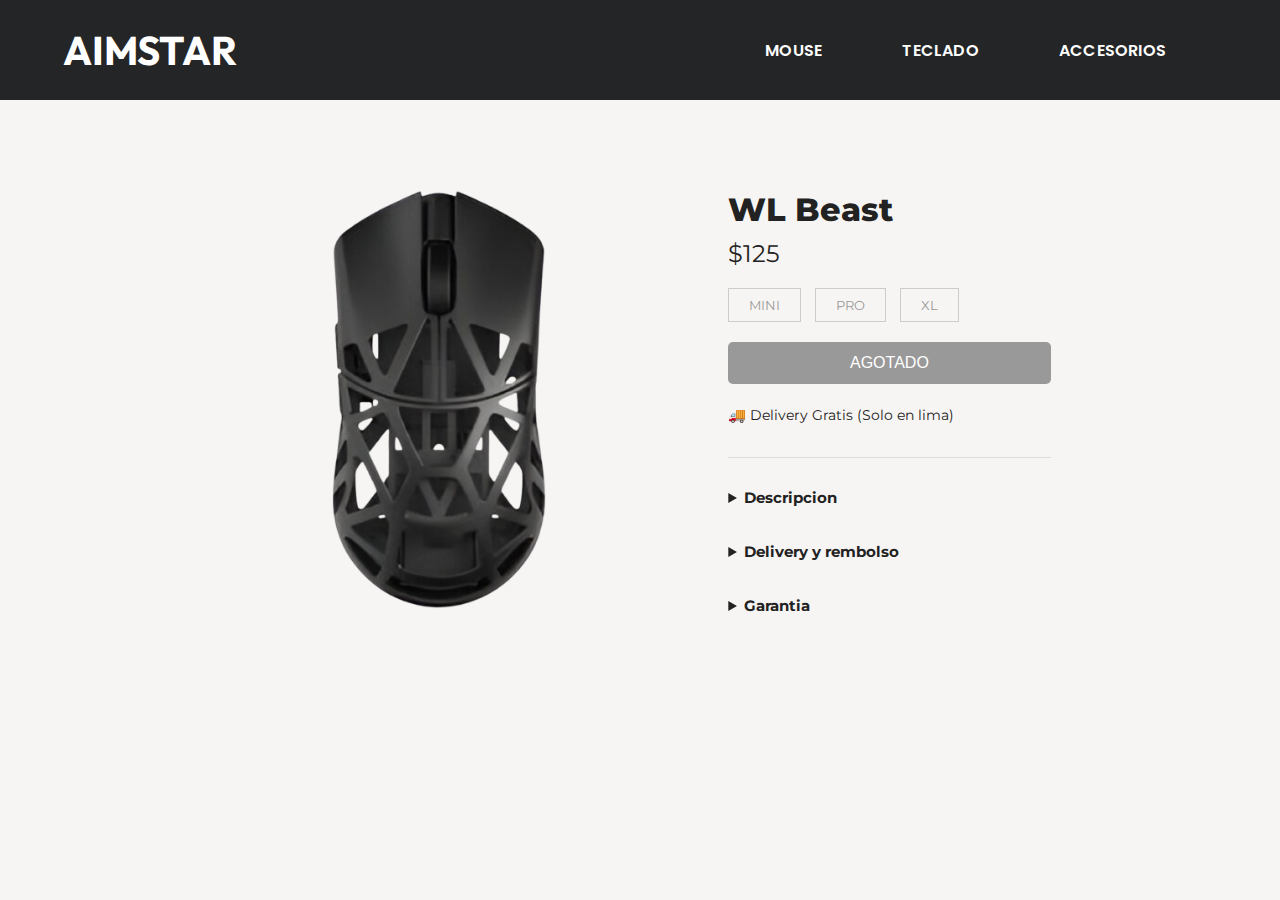
<file: pages/detalles_mouse/wl.html>
<!DOCTYPE html>
<html lang="en">

<head>
    <meta charset="UTF-8">
    <meta name="viewport" content="width=device-width, initial-scale=1.0">
    <link rel="stylesheet" href="/css/styles2.css" />
    <link href="https://fonts.googleapis.com/css2?family=Montserrat:wght@700;800&display=swap" rel="stylesheet">
    <link href="https://fonts.googleapis.com/css2?family=Roboto:wght@700&display=swap" rel="stylesheet">
    <link href="https://fonts.googleapis.com/css2?family=Poppins:wght@400;600&display=swap" rel="stylesheet">
    <link href="https://fonts.googleapis.com/css2?family=Outfit:wght@100..900&display=swap" rel="stylesheet">
    <title>WL Beast XL</title>
</head>

<body>
    <header>
        <nav>
            <div class="logo">
                <a href="/pages/principales/index.html"><button>Aimstar</button></a>
            </div>

            <input type="checkbox" id="toggle" />

            <ul class="list">
                <li><a href="/pages/principales/mouse.html" class="active">Mouse</a></li>
                <li><a href="/pages/principales/teclados.html">Teclado</a></li>
                <li><a href="/pages/principales/accesorios.html">Accesorios</a></li>
            </ul>

            <label for="toggle" class="icon-bars">
                <div class="line"></div>
                <div class="line"></div>
                <div class="line"></div>
            </label>
        </nav>
    </header>
    <div class="container">
        <div class="gallery">
            <img src="/img/mouse1.png" alt="Mouse ULX Sakura">
            <div class="thumbs">
            </div>
        </div>

        <div class="details">
            <h1>WL Beast</h1>
            <div class="price">$125</div>

            <div class="sizes">
                <button disabled>MINI</button>
                <button disabled>PRO</button>
                <button disabled>XL</button>
            </div>

            <button class="soldout">AGOTADO</button>

            <div class="shipping">
                🚚 Delivery Gratis (Solo en lima) <br>
            </div>

            <hr>

            <details>
                <summary>Descripcion</summary>
                <p>El WL Beast ofrece un rendimiento sin igual con un peso ligero, con tan solo 50gr de peso ofrece un
                    sensor preciso para juegos competitivos</p>
            </details>

            <details>
                <summary>Delivery y rembolso</summary>
                <p>Envío gratuito dentro del país y devoluciones fáciles dentro de los 14 días posteriores a la compra.
                </p>
            </details>

            <details>
                <summary>Garantia</summary>
                <p>Incluye garantía limitada de 1 año contra defectos de fabricación.</p>
            </details>
        </div>
    </div>

</body>

</html>
</body>

</html>
</file>
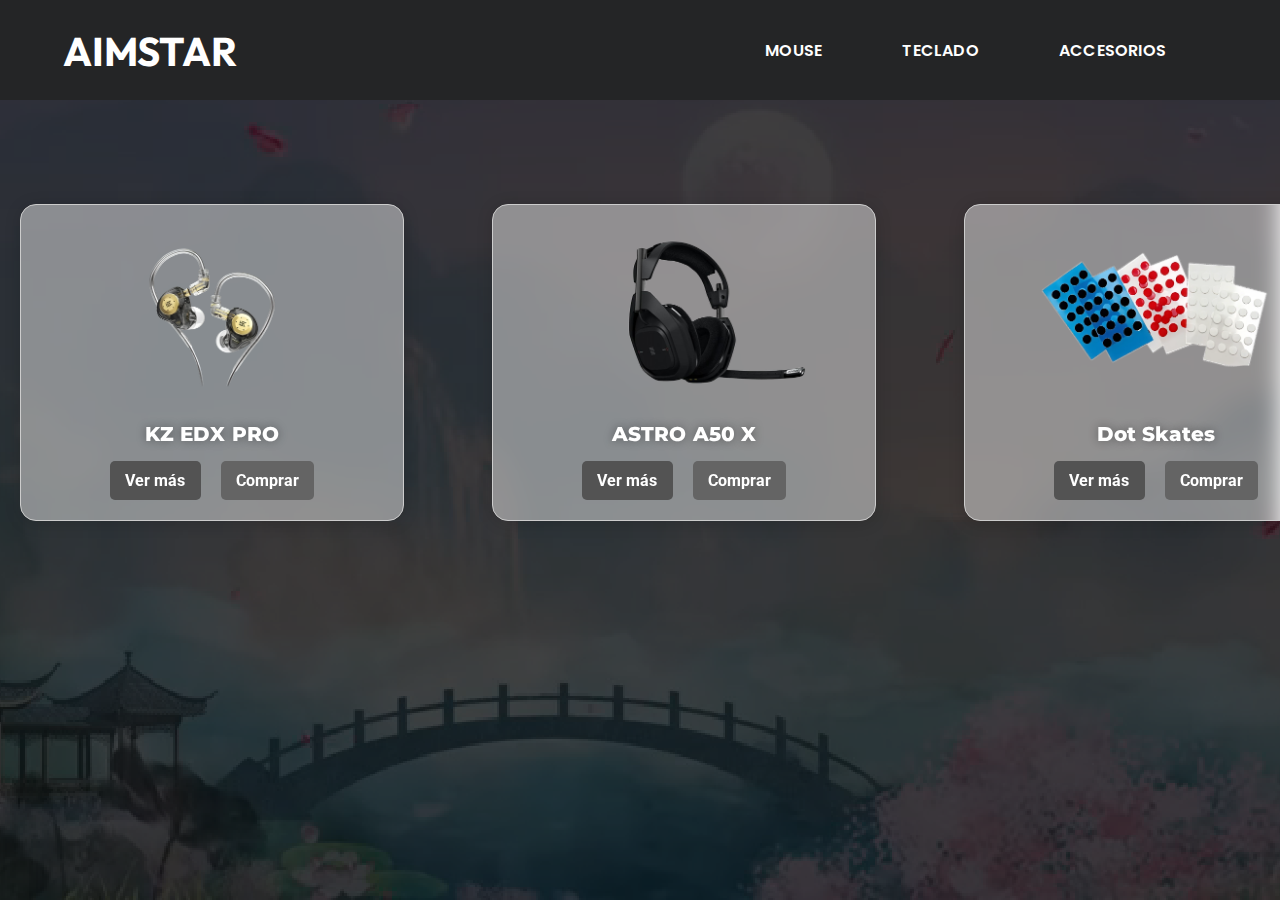
<file: pages/principales/accesorios.html>
<!DOCTYPE html>
<html lang="es">

<head>
  <meta charset="UTF-8" />
  <meta name="viewport" content="width=device-width, initial-scale=1.0" />
  <title>Accesorios - Aimstar</title>
  <link href="https://fonts.googleapis.com/css2?family=Montserrat:wght@700;800&display=swap" rel="stylesheet">
  <link href="https://fonts.googleapis.com/css2?family=Roboto:wght@700&display=swap" rel="stylesheet">
  <link href="https://fonts.googleapis.com/css2?family=Poppins:wght@400;600&display=swap" rel="stylesheet">
  <link href="https://fonts.googleapis.com/css2?family=Outfit:wght@100..900&display=swap" rel="stylesheet">
  <link rel="stylesheet" href="/css/styles.css" />
</head>

<body>
  <video autoplay muted loop id="bg-video2">
    <source src="/vid/fondo3.mp4" type="video/mp4" />
    Tu navegador no soporta video.
  </video>
  <div class="video-overlay2"></div>
  <header>
    <nav>
      <div class="logo">
        <a href="index.html"><button>Aimstar</button></a>
      </div>

      <input type="checkbox" id="toggle" />
      <ul class="list">

        <li><a href="/pages/principales/mouse.html">Mouse</a></li>
        <li><a href="/pages/principales/teclados.html" class="active">Teclado</a></li>
        <li><a href="/pages/principales/accesorios.html">Accesorios</a></li>
      </ul>

      <label for="toggle" class="icon-bars">
        <div class="line"></div>
        <div class="line"></div>
        <div class="line"></div>
      </label>
    </nav>
  </header>

  <main>
    <section class="productos-grid">
      <div class="card producto" style="width: 24rem;">
        <img src="/img/accesorio1.png" class="imagenteclado" alt="../img/teclado1.png">
        <div class="card-body">
          <h5 class="card-title">KZ EDX PRO</h5>
          <div class="acciones">
            <a href="#" class="btn btn-primary">Ver más</a>
            <a href="#" class="btn btn-success">Comprar</a>
          </div>
        </div>
      </div>
      </div>
      <div class="card producto" style="width: 24rem;">
        <img src="/img/accesorio2.png" class="imagenteclado" alt="">
        <div class="card-body">
          <h5 class="card-title">ASTRO A50 X</h5>
          <div class="acciones">
            <a href="#" class="btn btn-primary">Ver más</a>
            <a href="#" class="btn btn-success">Comprar</a>
          </div>
        </div>
      </div>
      </div>
      <div class="card producto" style="width: 24rem;">
        <img src="/img/glidex.png" class="imagenteclado" alt="../img/teclado3.png">
        <div class="card-body">
          <h5 class="card-title">Dot Skates</h5>
          <div class="acciones">
            <a href="#" class="btn btn-primary">Ver más</a>
            <a href="#" class="btn btn-success">Comprar</a>
          </div>
        </div>
      </div>
    </section>
  </main>
</body>

</html>
</file>
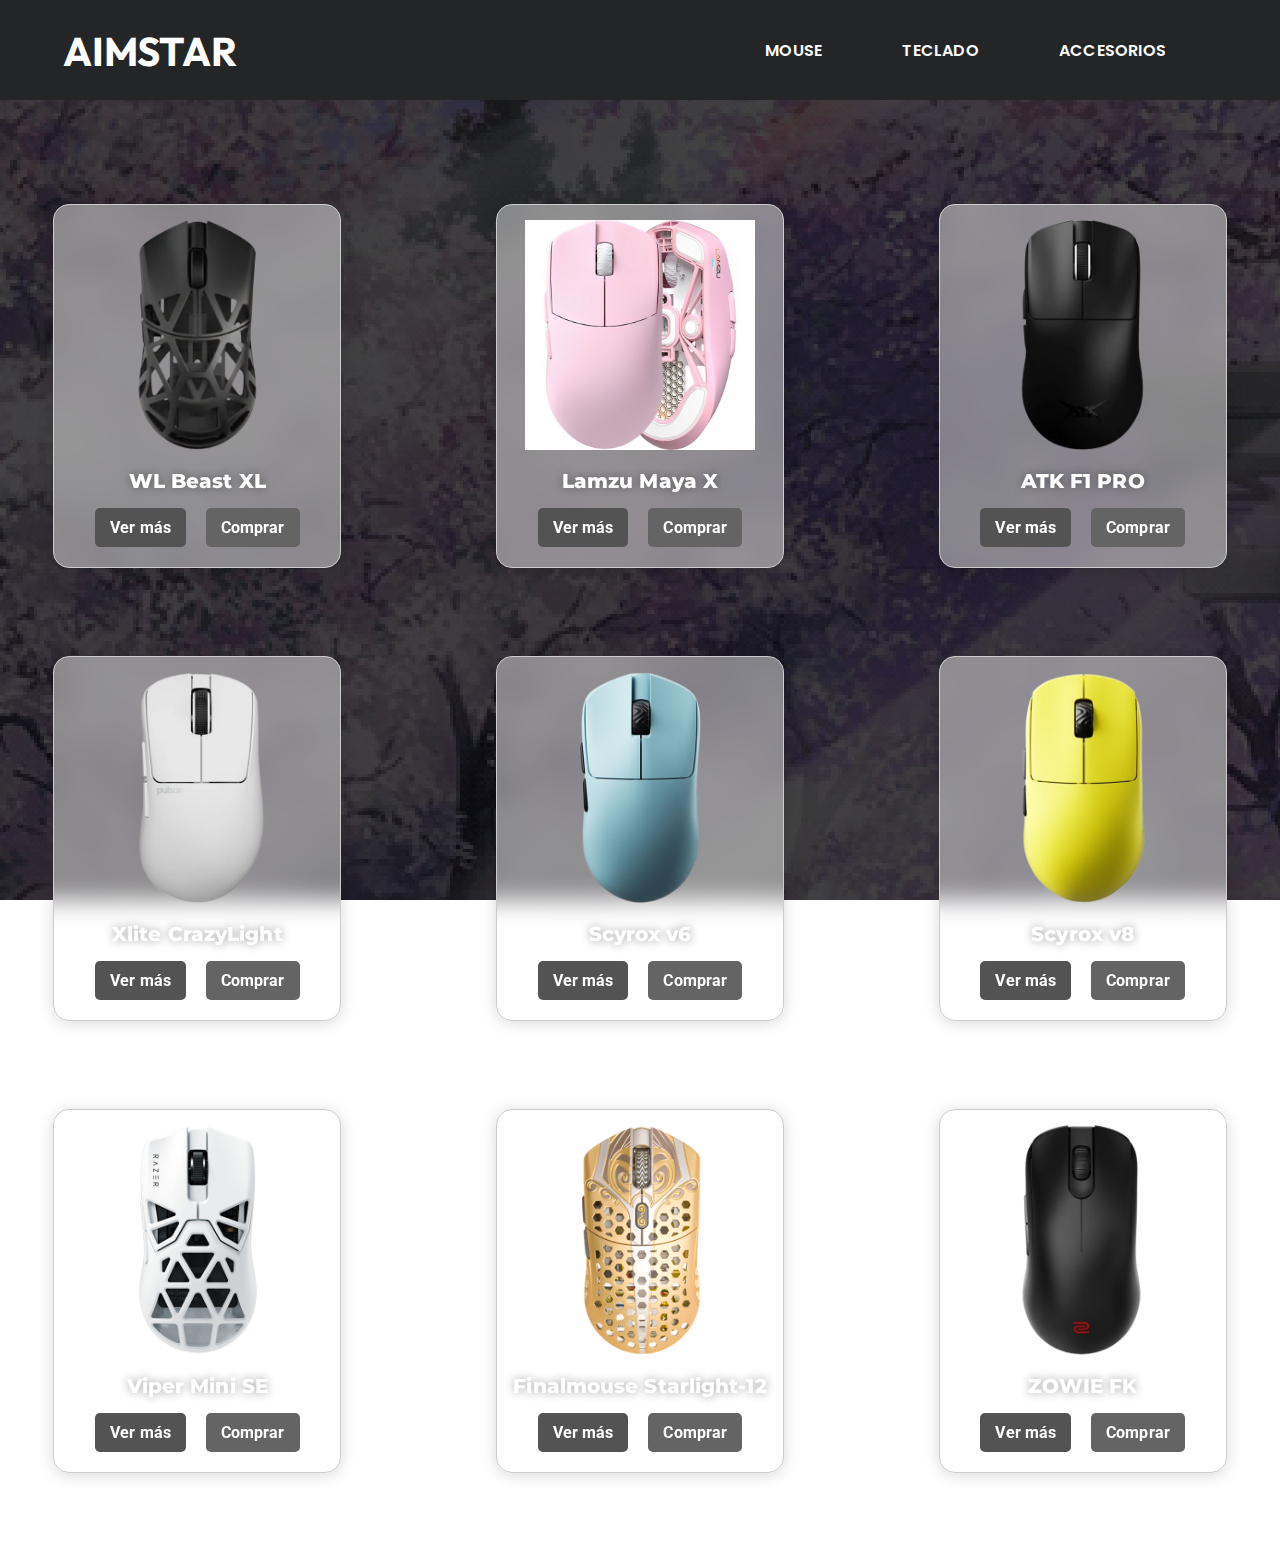
<file: pages/principales/mouse.html>
<!DOCTYPE html>
<html lang="es">

<head>
    <meta charset="UTF-8" />
    <meta name="viewport" content="width=device-width, initial-scale=1.0" />
    <title>Aimstar - Mouses</title>
    <link href="https://fonts.googleapis.com/css2?family=Montserrat:wght@700;800&display=swap" rel="stylesheet">
    <link href="https://fonts.googleapis.com/css2?family=Roboto:wght@700&display=swap" rel="stylesheet">
    <link href="https://fonts.googleapis.com/css2?family=Poppins:wght@400;600&display=swap" rel="stylesheet">
    <link href="https://fonts.googleapis.com/css2?family=Outfit:wght@100..900&display=swap" rel="stylesheet">
    <link rel="stylesheet" href="/css/styles.css" />
</head>

<body>
    <video autoplay muted loop id="bg-video2">
        <source src="/vid/fondo1.mp4" type="video/mp4" />
        Tu navegador no soporta video.
    </video>
    <div class="video-overlay2"></div>

    <header>
        <nav>
            <div class="logo">
                <a href="index.html"><button>Aimstar</button></a>
            </div>

            <input type="checkbox" id="toggle" />

            <ul class="list">
                <li><a href="/pages/principales/mouse.html" class="active">Mouse</a></li>
                <li><a href="/pages/principales/teclados.html">Teclado</a></li>
                <li><a href="/pages/principales/accesorios.html">Accesorios</a></li>
            </ul>

            <label for="toggle" class="icon-bars">
                <div class="line"></div>
                <div class="line"></div>
                <div class="line"></div>
            </label>
        </nav>
    </header>


    <main>
        <section class="productos-grid">
            <div class="card producto">
                <img src="/img/mouse1.png" class="card-img-top" alt="WL Beast XL">
                <div class="card-body">
                    <h5 class="card-title">WL Beast XL</h5>
                    <div class="acciones">
                        <a href="/pages/detalles_mouse/wl.html" class="btn btn-primary">Ver más</a>
                        <a href="#" class="btn btn-success">Comprar</a>
                    </div>
                </div>
            </div>
            <div class="card producto">
                <img src="/img/mouse2.png" class="card-img-top" alt="Aimstar Pro">
                <div class="card-body">
                    <h5 class="card-title">Lamzu Maya X</h5>
                    <div class="acciones">
                        <a href="#" class="btn btn-primary">Ver más</a>
                        <a href="#" class="btn btn-success">Comprar</a>
                    </div>
                </div>
            </div>
            <div class="card producto">
                <img src="/img/mouse3.png" class="card-img-top" alt="ATK F1 PRO">
                <div class="card-body">
                    <h5 class="card-title">ATK F1 PRO</h5>
                    <div class="acciones">
                        <a href="#" class="btn btn-primary">Ver más</a>
                        <a href="#" class="btn btn-success">Comprar</a>
                    </div>
                </div>
            </div>
            <div class="card producto">
                <img src="/img/mouse4.png" class="card-img-top" alt="Xlite CrazyLight">
                <div class="card-body">
                    <h5 class="card-title">Xlite CrazyLight</h5>
                    <div class="acciones">
                        <a href="#" class="btn btn-primary">Ver más</a>
                        <a href="#" class="btn btn-success">Comprar</a>
                    </div>
                </div>
            </div>
            <div class="card producto">
                <img src="/img/mouse5.png" class="card-img-top" alt="Scyrox v6">
                <div class="card-body">
                    <h5 class="card-title">Scyrox v6</h5>
                    <div class="acciones">
                        <a href="#" class="btn btn-primary">Ver más</a>
                        <a href="#" class="btn btn-success">Comprar</a>
                    </div>
                </div>
            </div>
            <div class="card producto">
                <img src="/img/mouse6.png" class="card-img-top" alt="Scyrox v8">
                <div class="card-body">
                    <h5 class="card-title">Scyrox v8</h5>
                    <div class="acciones">
                        <a href="#" class="btn btn-primary">Ver más</a>
                        <a href="#" class="btn btn-success">Comprar</a>
                    </div>
                </div>
            </div>
            <div class="card producto">
                <img src="/img/mouse7.png" class="card-img-top" alt="Viper Mini SE">
                <div class="card-body">
                    <h5 class="card-title">Viper Mini SE</h5>
                    <div class="acciones">
                        <a href="#" class="btn btn-primary">Ver más</a>
                        <a href="#" class="btn btn-success">Comprar</a>
                    </div>
                </div>
            </div>
            <div class="card producto">
                <img src="/img/mouse8.png" class="card-img-top" alt="Finalmouse Starlight-12">
                <div class="card-body">
                    <h5 class="card-title">Finalmouse Starlight-12</h5>
                    <div class="acciones">
                        <a href="#" class="btn btn-primary">Ver más</a>
                        <a href="#" class="btn btn-success">Comprar</a>
                    </div>
                </div>
            </div>
            <div class="card producto">
                <img src="/img/mouse9.png" class="card-img-top" alt="ZOWIE FK">
                <div class="card-body">
                    <h5 class="card-title">ZOWIE FK</h5>
                    <div class="acciones">
                        <a href="#" class="btn btn-primary">Ver más</a>
                        <a href="#" class="btn btn-success">Comprar</a>
                    </div>
                </div>
            </div>
        </section>
    </main>
</body>

</html>
</file>
<file: css/styles2.css>
* {
    padding: 0;
    margin: 0;
    box-sizing: border-box;
}


body {
    display: grid;
    min-height: 100dvh;
    grid-template-rows: auto 1fr auto;
    background-color: #f7f5f3;
    color: #222;
    font-family: "Montserrat", Arial, Helvetica, sans-serif;
}

main {
    padding-top: 120px;
}


nav {
    position: fixed;
    z-index: 10;
    left: 0;
    right: 0;
    top: 0;
    padding: 0 5%;
    height: 100px;
    background-color: #242526;
    display: flex;
    justify-content: center;
    align-items: center;
    font-family: Verdana, Geneva, Tahoma, sans-serif;
}

.logo {
    width: 15%;
    height: 100%;
    display: flex;
    align-items: center;
    justify-content: center;
}

nav .logo button {
    font-family: outfit, Arial, Helvetica, sans-serif;
    font-size: 40px;
    background-color: transparent;
    border: none;
    color: #ffffff;
    font-weight: bold;
    text-transform: uppercase;
    transition: all 0.3s ease-in-out;
}

nav .logo button:hover {
    color: rgba(255, 151, 151, 0.616);
    cursor: pointer;
    text-shadow: #00000060 0px 0px 10px;
    transform: translateX(5px);
}

nav .list {
    width: 40%;
    display: flex;
    justify-content: space-between;
    align-items: center;
    list-style: none;
    margin-left: auto;
    margin-right: 20px;
}

nav .list li {
    list-style: none;
}

nav .list a {
    position: relative;
    font-family: "Poppins", Arial, Helvetica, sans-serif;
    font-weight: 600;
    letter-spacing: 0.2px;
    display: block;
    text-transform: uppercase;
    padding: 12px 30px;
    font-size: 16px;
    color: #ffffff;
    text-decoration: none;
    transition: color 0.2s;
}

nav .list a::after {
    content: "";
    display: block;
    width: 39px;
    height: 4px;
    background: #b90e0a;
    border-radius: 2px;
    position: absolute;
    left: 50%;
    bottom: 5px;
    transform: translateX(-50%) translateY(10px);
    opacity: 0;
    transition: opacity 0.25s, transform 0.25s;
}

nav .list a:hover::after {
    opacity: 1;
    transform: translateX(-50%) translateY(0);
}

#toggle {
    position: absolute;
    top: -100px;
}

nav .icon-bars {
    display: none;
    position: absolute;
    right: 5%;
    top: 50%;
    transform: translateY(-50%);
}

nav .icon-bars .line {
    width: 30px;
    height: 5px;
    background-color: #ffffff;
    margin: 5px;
    border-radius: 3px;
    transition: all 0.3s ease-in-out;
}


.container {
    display: flex;
    max-width: 1200px;
    margin: 100px auto;
    gap: 80px;
    padding: 0 20px;
    align-items: flex-start;
    margin-top: 190px;
}

.gallery {
    flex: 1.3;
    display: flex;
    flex-direction: column;
    gap: 15px;
    align-items: center;
}

.gallery img {
    width: 100%;
    max-width: 800px;
}

.thumbs img {
    width: 90px;
    height: 90px;
    border-radius: 6px;
    object-fit: cover;
    cursor: pointer;
    opacity: 0.8;
    transition: 0.3s;
}

.thumbs img:hover {
    opacity: 1;
}

.details {
    flex: 1;
}

.details h1 {
    font-size: 2em;
    font-weight: 800;
    margin-bottom: 10px;
}

.price {
    font-size: 1.5em;
    margin-bottom: 20px;
}

.sizes {
    margin-bottom: 20px;
}

.sizes button {
    background: none;
    border: 1px solid #ccc;
    padding: 8px 20px;
    margin-right: 10px;
    cursor: not-allowed;
    color: #999;
    font-family: inherit;
}

.soldout {
    background-color: #999;
    color: white;
    border: none;
    padding: 12px 20px;
    font-size: 1em;
    width: 100%;
    cursor: not-allowed;
    border-radius: 5px;
}

.shipping {
    margin-top: 20px;
    font-size: 0.9em;
    line-height: 1.6;
}

details {
    margin-top: 30px;
    font-size: 0.95em;
}

summary {
    cursor: pointer;
    font-weight: bold;
    margin-bottom: 5px;
}

hr {
    border: none;
    border-top: 1px solid #ddd;
    margin: 30px 0;
}

footer {
    background: linear-gradient(to right,
            rgba(78, 58, 58, 0.05),
            rgba(255, 255, 255, 0.15),
            rgba(78, 58, 58, 0.05));
    backdrop-filter: blur(8px);
    -webkit-backdrop-filter: blur(8px);
    border-top: 1px solid rgba(255, 255, 255, 0.3);
    box-shadow: 0 -4px 10px rgba(0, 0, 0, 0.2);
    text-align: center;
    padding: 8px 0 0 0;
    position: relative;
    font-family: Montserrat, Arial, Helvetica, sans-serif;
}

.footer-content {
    display: flex;
    justify-content: right;
    align-items: center;
    width: 100%;
    margin: 0 auto;
    padding: 15px 10px;
}

.texto-footer {
    text-shadow: #00000060 0px 0px 10px;
    font-weight: 600;
    font-family: Montserrat, Arial, Helvetica, sans-serif;
    color: white;
    font-size: 15px;
}

.redes {
    display: flex;
    flex-direction: row;
    align-items: center;
    justify-content: center;
    gap: 1rem;
}

.red-social,
.btn-instagram a,
.btn-whatsapp a {
    display: flex;
    align-items: center;
    justify-content: center;
    font-size: 30px;
    color: white;
    text-decoration: none;
}

.red-social i {
    color: #fff;
    transition: color 0.2s;
}

.red-social i:hover {
    color: #ffffff;
}

@media (max-width: 768px) {
    .footer-content {
        flex-direction: column;
        align-items: center;
        gap: 0.7rem;
    }

    .redes {
        align-items: center;
    }

    .copy {
        align-self: center;
        margin-bottom: 0;
    }
}


@media (max-width: 900px) {
    .container {
        flex-direction: column;
        gap: 2rem;
    }

    .gallery img {
        width: 90%;
    }

    .details h1 {
        text-align: center;
    }

    .price,
    .shipping,
    details {
        text-align: center;
    }
}

@media (max-width: 768px) {
    nav .logo {
        width: auto;
        justify-content: center;
    }

    nav .list {
        position: fixed;
        left: 0;
        top: 100px;
        bottom: 100%;
        width: 100%;
        flex-direction: column;
        justify-content: space-evenly;
        background-color: rgba(0, 0, 0, 0.9);
        overflow: hidden;
        transition: all 0.5s ease-in-out;
    }

    nav .list a {
        font-size: 20px;
    }

    #toggle:checked~.list {
        bottom: 0;
    }

    nav .icon-bars {
        display: block;
    }
}
</file>
<file: css/styles.css>
.card-title2 {
  font-family: "Montserrat", Arial, Helvetica, sans-serif;
  font-size: 20px;
  font-weight: 800;
  letter-spacing: 0.1px;
  color: #000000;
  margin-bottom: 40px;
}

.imagenteclado {
  box-sizing: border-box;
  max-width: 100%;
  height: fixed;
  margin-bottom: 15px;
  border-radius: 10px;
  transition: transform 0.3s, box-shadow 0.3s;
}

.redes {
  display: flex;
  flex-direction: row;
  align-items: end;
  gap: 0;
}

.redes .icon {
  color: white;
  font-size: 32px;
  transition: color 0.2s;
}

.redes .icon:hover {
  color: #797979;
}

.acciones .btn {
  font-family: "Roboto", Arial, Helvetica, sans-serif;
  font-weight: 700;
  letter-spacing: 0.1px;
}

.card.producto .card-title {
  font-family: "Montserrat", Arial, Helvetica, sans-serif;
  font-weight: 800;
  letter-spacing: 0.1px;
}

.productos-grid {
  display: grid;
  grid-template-columns: repeat(3, 1fr);
  gap: 3rem;
  justify-items: center;
  margin: 4rem auto;
}

@media (max-width: 900px) {
  .productos-grid {
    grid-template-columns: repeat(1, 1fr);
    gap: 2rem;
  }
}

.hero {
  font-family: Verdana, Geneva, Tahoma, sans-serif;
  color: #ffffff;
  position: relative;
  text-align: center;
  height: 100vh;
  justify-content: center;
  align-items: center;
  flex-direction: column;
}

body {
  display: grid;
  min-height: 100dvh;
  grid-template-rows: auto 1fr auto;
}

main {
  padding-top: 120px;
}

footer {
  background: linear-gradient(
    to right,
    rgba(78, 58, 58, 0.05),
    rgba(255, 255, 255, 0.15),
    rgba(78, 58, 58, 0.05)
  );
  backdrop-filter: blur(8px);
  -webkit-backdrop-filter: blur(8px);
  border-top: 1px solid rgba(255, 255, 255, 0.3);
  box-shadow: 0 -4px 10px rgba(0, 0, 0, 0.2);
  text-align: center;
  padding: 8px 0 0 0;
  position: relative;
  font-family: Montserrat, Arial, Helvetica, sans-serif;
}

.footer-content {
  display: flex;
  justify-content: right; 
  align-items: center; 
  width: 100%; 
  margin: 0 auto;
  padding: 15px 10px;
}

.redes {
  display: flex;
  flex-direction: row;
  align-items: center;
  justify-content: center; 
  gap: 1rem; 
  text-decoration: none;
}

.red-social {
  display: flex;
  align-items: center;
  gap: 0rem;
  color: #fff;
  font-size: 1rem;
}
.btn-instagram a {
  display: grid;
  align-items: center;
  justify-content: center;
  font-size: 30px;
  color: white;
  text-decoration: none;
}

.btn-whatsapp a {
  display: flex;
  align-items: center;
  justify-content: center;
  font-size: 30px;
  color: white;
  text-decoration: none;
}

.red-social i {
  font-size: 1.5rem;
  color: #fff;
  transition: color 0.2s;
}

.red-social i:hover {
  color: #ffffff;
}

.nombre {
  font-weight: 600;
  margin-right: 0.3rem;
}


@media (max-width: 768px) {
  .footer-content {
    flex-direction: column;
    align-items: center;
    gap: 0.7rem;
  }

  .redes {
    align-items: center;
  }

  .copy {
    align-self: center;
    margin-bottom: 0;
  }
}

.card {
  border: 2px solid #ccc;
  border-radius: 10px;
  padding: 15px;
  margin: 15px;
  text-align: center;
  background: #fff;
  transition: transform 0.3s, box-shadow 0.3s;
}

.card:hover {
  transform: translateY(-5px);
  box-shadow: 0 8px 15px rgba(0, 0, 0, 0.2);
}

.card .card-title {
  font-size: 20px;
  font-weight: bold;
  margin-bottom: 10px;
  color: #ffffff;
  text-shadow: #00000060 0px 0px 10px;
}

.card .btn {
  margin: 5px;
  padding: 10px 15px;
  font-size: 16px;
  border-radius: 8px;
  cursor: pointer;
  text-decoration: none;
}

.btn-primary {
  background-color: #007bff;
  border: none;
  color: white;
}

.btn-success {
  background-color: #28a745;
  border: none;
  color: white;
}

.card.producto {
  border: 1px solid #ccc;
  border-radius: 16px;
  overflow: hidden;
  padding: 15px;
  background: rgba(255, 255, 255, 0.45);
  box-shadow: 0 2px 16px rgba(0, 0, 0, 0.15);
  width: 18rem;
  margin: 20px;
  text-align: center;
  backdrop-filter: blur(12px);
  -webkit-backdrop-filter: blur(12px);
  transition: transform 0.3s, box-shadow 0.3s, background 0.3s;
}

.card.producto:hover {
  transform: translateY(-8px) scale(1.03);
  box-shadow: 0 0 32px 8px rgba(255, 255, 255, 0.25),
    0 12px 32px rgba(0, 0, 0, 0.25);
  background: rgba(255, 255, 255, 0.65);
}

.card.producto img {
  max-width: 90%;
  height: auto;
  margin-bottom: 15px;
}

.card.producto .precio {
  font-size: 18px;
  font-weight: bold;
  margin: 10px 0 20px;
  color: #b90e0a;
}

.card.producto .acciones {
  display: flex;
  justify-content: center;
  gap: 10px;
}

.card.producto .btn {
  padding: 10px 15px;
  text-decoration: none;
  border-radius: 5px;
  color: #fff;
  font-weight: bold;
}

.card.producto .btn-primary {
  background-color: #535353;
}

.card.producto .btn-success {
  background-color: #646464;
}

.logo img {
  height: 80px;
  width: auto;
}

#bg-video {
  position: fixed;
  top: 0;
  left: 0;
  width: 100%;
  height: 100%;
  object-fit: cover;
  z-index: -2;
}

.video-overlay {
  position: fixed;
  top: 0;
  left: 0;
  width: 100%;
  height: 100%;
  background: rgba(0, 0, 0, 0.6);
  z-index: -1;
}

#bg-video2 {
  position: fixed;
  top: 0;
  left: 0;
  width: 100%;
  height: 100%;
  opacity: 95%;
  object-fit: cover;
  z-index: -2;
}

.video-overlay2 {
  position: fixed;
  top: 0;
  left: 0;
  width: 100%;
  height: 100%;
  background: rgb(0, 0, 0);
  background: rgba(0, 0, 0, 0.74);
  z-index: -1;
}

* {
  padding: 0;
  margin: 0;
  box-sizing: border-box;
}

nav {
  position: fixed;
  z-index: 10;
  left: 0;
  right: 0;
  top: 0;
  font-family: Verdana, Geneva, Tahoma, sans-serif;
  padding: 0 5%;
  height: 100px;
  background-color: #242526;
  display: flex;               
  justify-content: center;     
  align-items: center;         
}

.logo {
  width: 15%;
  height: 100%;
  display: flex;
  align-items: center;
  justify-content: center;
}

nav .logo button {
  float: left;
  font-family: outfit, Arial, Helvetica, sans-serif;
  content: none;
  text-align: center;
  width: 15%;
  padding-top: 1.4%;
  border: none;
  height: 100%;
  display: flex;
  align-items: center;
  font-size: 40px;
  background-color: #ffffff00;
  color: #ffffff;
  font-weight: bold;
  text-transform: uppercase;
  list-style: none;
  transition: all 0.3s ease-in-out;
}

nav .logo button:hover {
  color: rgba(255, 151, 151, 0.616);
  cursor: pointer;
  text-shadow: #00000060 0px 0px 10px;
  transform: translateX(5px);
}


nav .list {
  margin: 0;
  padding: 0;
  width: 40%;
  display: flex;
  justify-content: space-between;
  align-items: center;
  list-style: none;
  margin-left: auto; 
  margin-right: 20px; 
}

.hero {
  height: 100vh; 
  display: flex;
  justify-content: center;
  align-items: center;
  text-align: center;
  color: white;
  background: url('tu-imagen-fondo.jpg') center/cover no-repeat; 
  position: relative;
}

.hero-content {
  max-width: 800px;
  opacity: 0;
  transform: translateY(50px);
  transition: opacity 1s ease-out, transform 1s ease-out;
}

.hero-content.show {
  opacity: 1;
  transform: translateY(0);
}

.hero h1 {
  font-size: 3rem;
  margin-bottom: 20px;
  font-family: "Montserrat", sans-serif;
  font-optical-sizing: auto;
  font-weight: 400;
  font-style: normal; 
}

.hero p {
  font-size: 1.5rem;
  line-height: 1.5;
  font-family: "Montserrat", sans-serif;
  font-optical-sizing: auto;
  font-weight: 400;
  font-style: normal;
}



nav .list li {
  list-style: none;
}

nav .list a {
  position: relative;
  font-family: "Poppins", Arial, Helvetica, sans-serif;
  font-weight: 600;
  letter-spacing: 0.2px;
  display: block;
  text-transform: uppercase;
  padding: 12px 30px;
  font-size: 16px;
  color: #ffffff;
  text-decoration: none;
  transition: color 0.2s;
}

nav .list a::after {
  content: "";
  display: block;
  margin: 0 auto;
  width: 39px;
  height: 4px;
  background: #b90e0a;
  border-radius: 2px;
  position: absolute;
  left: 50%;
  bottom: 5px;
  transform: translateX(-50%) translateY(10px);
  opacity: 0;
  transition: opacity 0.25s, transform 0.25s;
}

nav .list a:hover::after {
  opacity: 1;
  transform: translateX(-50%) translateY(0);
}

#toggle {
  position: absolute;
  top: -100px;
}

nav .icon-bars {
  display: none;
  position: absolute;
  right: 5%;
  top: 50%;
  transform: translateY(-50%);
}

nav .icon-bars .line {
  width: 30px;
  height: 5px;
  background-color: #ffffff;
  margin: 5px;
  border-radius: 3px;
  transition: all 0.3s ease-in-out;
}

@media (max-width: 768px) {
  nav .logo {
    float: none;
    width: auto;
    justify-content: center;
  }

  nav .list {
    float: none;
    position: fixed;
    z-index: 9;
    left: 0;
    
    top: 100px;
    bottom: 100%;
    width: 100%;
    height: auto;
    flex-direction: column;
    justify-content: space-evenly;
    background-color: rgba(0, 0, 0, 0.90);
    overflow: hidden;
    transition: all 0.5s ease-in-out;
  }

  nav .list a {
    font-size: 20px;
  }

  #toggle:checked ~ .list {
    bottom: 0;
  }

  nav .icon-bars {
    display: block;
  }
}
</file>
